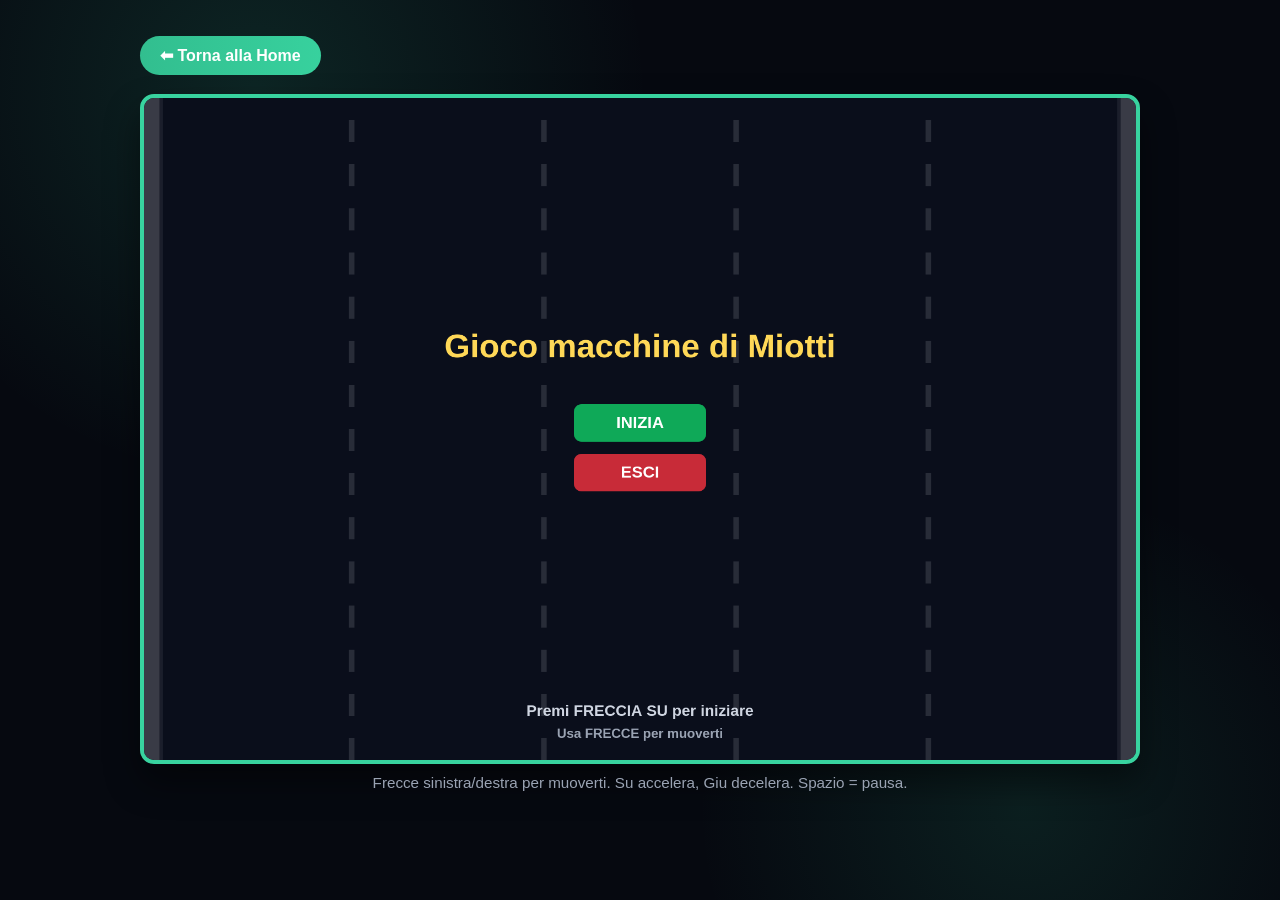
<file: auto-race.html>
<!DOCTYPE html>
<html lang="it">
<head>
  <meta charset="UTF-8" />
  <meta name="viewport" content="width=device-width, initial-scale=1.0" />
  <title>Non sbattere la faccia</title>
  <link rel="icon" href="img/car_icon.png" />
  <style>
    :root {
      --bg: #060910;
      --panel: #101729;
      --lane: #0f172a;
      --line: #ced4dd;
      --line-soft: #8f98a7;
      --green: #32be8f;
      --green-2: #38d39f;
      --warning: #ffd857;
      --danger: #d22f3b;
      --text: #f2f4f8;
    }

    * {
      box-sizing: border-box;
    }

    body {
      margin: 0;
      min-height: 100vh;
      background:
        radial-gradient(circle at 20% 10%, rgba(56, 211, 159, 0.14), transparent 30%),
        radial-gradient(circle at 80% 90%, rgba(50, 190, 143, 0.12), transparent 25%),
        var(--bg);
      display: grid;
      place-items: center;
      font-family: Poppins, "Segoe UI", sans-serif;
      color: var(--text);
      padding: 16px;
    }

    .wrap {
      width: min(1000px, 100%);
      position: relative;
    }

    .btn-home {
      position: absolute;
      top: -58px;
      left: 0;
      text-decoration: none;
      background-image: linear-gradient(to right, var(--green), var(--green-2), var(--green));
      background-size: 220% 100%;
      color: #fff;
      padding: 10px 20px;
      border-radius: 999px;
      font-weight: 700;
      transition: transform 0.2s ease, background-position 0.2s ease;
    }

    .btn-home:hover {
      transform: scale(1.04);
      background-position: 100% 0;
    }

    canvas {
      width: 100%;
      max-width: 3000px;
      height: auto;
      display: block;
      margin: 0 auto;
      border: 4px solid var(--green-2);
      border-radius: 14px;
      background: #0a1020;
      box-shadow: 0 18px 35px rgba(0, 0, 0, 0.45);
    }

    .help {
      text-align: center;
      margin-top: 10px;
      color: #9aa3b3;
      font-size: 0.95rem;
    }
  </style>
</head>
<body>
  <div class="wrap">
    <a href="dashboard.html" class="btn-home">⬅ Torna alla Home</a>
    <canvas id="game" width="1800" height="1200" aria-label="Gioco auto"></canvas>
    <p class="help">Frecce sinistra/destra per muoverti. Su accelera, Giu decelera. Spazio = pausa.</p>
  </div>

  <script>
    const canvas = document.getElementById("game");
    const ctx = canvas.getContext("2d");

    const W = canvas.width;
    const H = canvas.height;
    const PLAYER_SIZE = 370;
    const BLOCK_SIZE = 300;
    const PLAYER_SPEED = 8;
    const MARGIN = 190;
    const LANES = 5;
    const BASE_MIN_SPEED = 10;
    const MAX_SPEED = 26;
    const ACCEL_STEP = 0.25;
    const DECEL_STEP = 0.2;
    const PLAYER_CAR_IMAGE_SRC = "img/f1.png";
    const ENEMY_CAR_IMAGE_SRC = "img/auto.png";

    const playerCarImage = new Image();
    playerCarImage.src = PLAYER_CAR_IMAGE_SRC;
    const enemyCarImage = new Image();
    enemyCarImage.src = ENEMY_CAR_IMAGE_SRC;

    const state = {
      scene: "home",
      playerX: W / 2 - PLAYER_SIZE / 2,
      playerY: H - PLAYER_SIZE - 10,
      blocks: [],
      scoreTicks: 0,
      bestScore: Number(localStorage.getItem("car-game-best") || 0),
      spawnTimer: 0,
      blockSpeed: BASE_MIN_SPEED,
      roadOffset: 0,
      leftPressed: false,
      rightPressed: false,
      upPressed: false,
      downPressed: false,
      paused: false,
    };

    function resetGame() {
      state.playerX = W / 2 - PLAYER_SIZE / 2;
      state.blocks = [];
      state.scoreTicks = 0;
      state.spawnTimer = 0;
      state.blockSpeed = BASE_MIN_SPEED;
      state.roadOffset = 0;
      state.paused = false;
      state.leftPressed = false;
      state.rightPressed = false;
      state.upPressed = false;
      state.downPressed = false;
      state.scene = "play";
    }

    function drawRoad() {
      const border = 28;
      const laneW = (W - border * 2) / LANES;
      ctx.fillStyle = "#e9ebf0";
      ctx.fillRect(0, 0, border, H);
      ctx.fillRect(W - border, 0, border, H);

      ctx.fillStyle = "#111a2d";
      ctx.fillRect(border, 0, W - border * 2, H);

      ctx.fillStyle = "#9aa3b3";
      for (let i = 1; i < LANES; i++) {
        const x = border + laneW * i - 5;
        for (let y = -40 + (state.roadOffset % 80); y < H; y += 80) {
          ctx.fillRect(x, y, 10, 40);
        }
      }

      ctx.fillStyle = "#5f6675";
      ctx.fillRect(border, 0, 6, H);
      ctx.fillRect(W - border - 6, 0, 6, H);
    }

    function drawCar(x, y, width, height, color) {
      const r = 12;
      ctx.save();
      ctx.translate(x, y);

      ctx.fillStyle = color;
      roundRect(0, 0, width, height, r);
      ctx.fill();

      ctx.fillStyle = "#111";
      roundRect(8, 12, width - 16, 20, 8);
      ctx.fill();
      roundRect(8, height - 32, width - 16, 20, 8);
      ctx.fill();

      ctx.fillStyle = "#dce6f2";
      roundRect(14, height * 0.35, width - 28, height * 0.3, 10);
      ctx.fill();

      ctx.fillStyle = "#1d2436";
      roundRect(-6, 16, 8, 18, 3);
      ctx.fill();
      roundRect(width - 2, 16, 8, 18, 3);
      ctx.fill();
      roundRect(-6, height - 34, 8, 18, 3);
      ctx.fill();
      roundRect(width - 2, height - 34, 8, 18, 3);
      ctx.fill();

      ctx.restore();
    }

    function drawCarVisual(x, y, width, height, color, image) {
      if (image.complete && image.naturalWidth > 0) {
        ctx.drawImage(image, x, y, width, height);
        return;
      }
      drawCar(x, y, width, height, color);
    }

    function roundRect(x, y, w, h, r) {
      ctx.beginPath();
      ctx.moveTo(x + r, y);
      ctx.arcTo(x + w, y, x + w, y + h, r);
      ctx.arcTo(x + w, y + h, x, y + h, r);
      ctx.arcTo(x, y + h, x, y, r);
      ctx.arcTo(x, y, x + w, y, r);
      ctx.closePath();
    }

    function drawText(text, x, y, size, color, align = "left") {
      ctx.fillStyle = color;
      ctx.font = `700 ${size}px Poppins, sans-serif`;
      ctx.textAlign = align;
      ctx.fillText(text, x, y);
    }

    function drawHud() {
      const score = Math.floor(state.scoreTicks / 10);
      drawText(`Punteggio: ${score}`, 50, 62, 40, "#ffd876");
      drawText(`Velocita: ${state.blockSpeed.toFixed(1)}`, W / 2, 62, 34, "#cfd5e1", "center");
      drawText(`Record: ${state.bestScore}`, W - 50, 62, 40, "#d1d5de", "right");
    }

    function drawHome() {
      drawRoad();
      ctx.fillStyle = "rgba(8, 11, 22, 0.78)";
      ctx.fillRect(0, 0, W, H);

      drawText("Gioco macchine di Miotti", W / 2, H / 2 - 130, 60, "#ffd857", "center");

      drawButton(W / 2 - 120, H / 2 - 45, 240, 68, "#0fa958", "INIZIA");
      drawButton(W / 2 - 120, H / 2 + 45, 240, 68, "#c82b38", "ESCI");

      drawText("Premi FRECCIA SU per iniziare", W / 2, H - 80, 28, "#cfd5e1", "center");
      drawText("Usa FRECCE per muoverti", W / 2, H - 40, 24, "#9aa3b3", "center");
    }

    function drawGameOver() {
      drawRoad();
      drawCarVisual(state.playerX, state.playerY, PLAYER_SIZE, PLAYER_SIZE, "#f5f7fb", playerCarImage);
      for (const b of state.blocks) {
        drawCarVisual(b.x, b.y, BLOCK_SIZE, BLOCK_SIZE, "#ea1f36", enemyCarImage);
      }

      ctx.fillStyle = "rgba(8, 11, 22, 0.8)";
      ctx.fillRect(0, 0, W, H);

      const score = Math.floor(state.scoreTicks / 10);
      drawText("GAME OVER", W / 2, H / 2 - 70, 66, "#d22f3b", "center");
      drawText(`Punteggio: ${score}`, W / 2, H / 2 - 20, 36, "#ffe08e", "center");
      drawText("Premi FRECCIA SU per riprovare", W / 2, H / 2 + 36, 30, "#f2f4f8", "center");
      drawText("Premi ESC per tornare alla Home", W / 2, H / 2 + 74, 24, "#cfd5e1", "center");
    }

    function drawButton(x, y, w, h, color, label) {
      ctx.fillStyle = color;
      roundRect(x, y, w, h, 14);
      ctx.fill();
      drawText(label, x + w / 2, y + 43, 30, "#fff", "center");
    }

    function spawnBlock() {
      const laneW = (W - 56) / LANES;
      const lane = Math.floor(Math.random() * LANES);
      const x = 28 + lane * laneW + (laneW - BLOCK_SIZE) / 2;
      state.blocks.push({ x, y: -BLOCK_SIZE });
    }

    function checkCollision(a, b) {
      return (
        a.x < b.x + b.w - MARGIN &&
        a.x + a.w > b.x + MARGIN &&
        a.y < b.y + b.h - MARGIN &&
        a.y + a.h > b.y + MARGIN
      );
    }

    function updatePlay() {
      if (state.leftPressed) {
        state.playerX -= PLAYER_SPEED;
      }
      if (state.rightPressed) {
        state.playerX += PLAYER_SPEED;
      }
      state.playerX = Math.max(28, Math.min(W - 28 - PLAYER_SIZE, state.playerX));

      state.spawnTimer += 1;
      if (state.spawnTimer > 50) {
        spawnBlock();
        state.spawnTimer = 0;
      }

      const minSpeed = BASE_MIN_SPEED + Math.floor(state.scoreTicks / 400);
      if (state.upPressed) {
        state.blockSpeed += ACCEL_STEP;
      }
      if (state.downPressed) {
        state.blockSpeed -= DECEL_STEP;
      }
      state.blockSpeed = Math.max(minSpeed, Math.min(MAX_SPEED, state.blockSpeed));

      for (const b of state.blocks) {
        b.y += state.blockSpeed;
      }

      const playerRect = {
        x: state.playerX,
        y: state.playerY,
        w: PLAYER_SIZE,
        h: PLAYER_SIZE,
      };

      for (const b of state.blocks) {
        const blockRect = { x: b.x, y: b.y, w: BLOCK_SIZE, h: BLOCK_SIZE };
        if (checkCollision(playerRect, blockRect)) {
          const score = Math.floor(state.scoreTicks / 10);
          if (score > state.bestScore) {
            state.bestScore = score;
            localStorage.setItem("car-game-best", String(score));
          }
          state.scene = "gameover";
          return;
        }
      }

      state.blocks = state.blocks.filter((b) => b.y < H + BLOCK_SIZE);
      state.scoreTicks += 1;
      state.roadOffset += state.blockSpeed;
    }

    function drawPlay() {
      drawRoad();
      for (const b of state.blocks) {
        drawCarVisual(b.x, b.y, BLOCK_SIZE, BLOCK_SIZE, "#ea1f36", enemyCarImage);
      }
      drawCarVisual(state.playerX, state.playerY, PLAYER_SIZE, PLAYER_SIZE, "#f5f7fb", playerCarImage);
      drawHud();
    }

    function drawPauseOverlay() {
      ctx.fillStyle = "rgba(8, 11, 22, 0.45)";
      ctx.fillRect(0, 0, W, H);
      drawText("IN PAUSA", W / 2, H / 2, 72, "#f2f4f8", "center");
      drawText("Premi SPAZIO per riprendere", W / 2, H / 2 + 48, 30, "#cfd5e1", "center");
    }

    canvas.addEventListener("click", (ev) => {
      if (state.scene !== "home") return;
      const rect = canvas.getBoundingClientRect();
      const x = (ev.clientX - rect.left) * (W / rect.width);
      const y = (ev.clientY - rect.top) * (H / rect.height);

      const start = { x: W / 2 - 120, y: H / 2 - 45, w: 240, h: 68 };
      const exit = { x: W / 2 - 120, y: H / 2 + 45, w: 240, h: 68 };

      if (x > start.x && x < start.x + start.w && y > start.y && y < start.y + start.h) {
        resetGame();
      }

      if (x > exit.x && x < exit.x + exit.w && y > exit.y && y < exit.y + exit.h) {
        window.location.href = "dashboard.html";
      }
    });

    window.addEventListener("keydown", (e) => {
      if (e.code === "Space" && state.scene === "play") {
        e.preventDefault();
        state.paused = !state.paused;
        if (state.paused) {
          state.leftPressed = false;
          state.rightPressed = false;
          state.upPressed = false;
          state.downPressed = false;
        }
      }

      if (e.key === "ArrowLeft") {
        e.preventDefault();
        if (!state.paused) state.leftPressed = true;
      }
      if (e.key === "ArrowRight") {
        e.preventDefault();
        if (!state.paused) state.rightPressed = true;
      }

      if (e.key === "ArrowUp") {
        e.preventDefault();
        if (state.scene === "home" || state.scene === "gameover") {
          resetGame();
        }
        if (state.scene === "play" && !state.paused) {
          state.upPressed = true;
        }
      }

      if (e.key === "ArrowDown") {
        e.preventDefault();
        if (state.scene === "play" && !state.paused) {
          state.downPressed = true;
        }
      }

      if (e.key === "Escape") {
        if (state.scene === "gameover") {
          state.scene = "home";
        }
      }
    });

    window.addEventListener("keyup", (e) => {
      if (e.key === "ArrowLeft") state.leftPressed = false;
      if (e.key === "ArrowRight") state.rightPressed = false;
      if (e.key === "ArrowUp") state.upPressed = false;
      if (e.key === "ArrowDown") state.downPressed = false;
    });

    function loop() {
      if (state.scene === "home") {
        drawHome();
      } else if (state.scene === "play") {
        if (!state.paused) {
          updatePlay();
        }
        if (state.scene === "play") {
          drawPlay();
          if (state.paused) {
            drawPauseOverlay();
          }
        } else {
          drawGameOver();
        }
      } else {
        drawGameOver();
      }

      requestAnimationFrame(loop);
    }

    loop();
  </script>
</body>
</html>
</file>
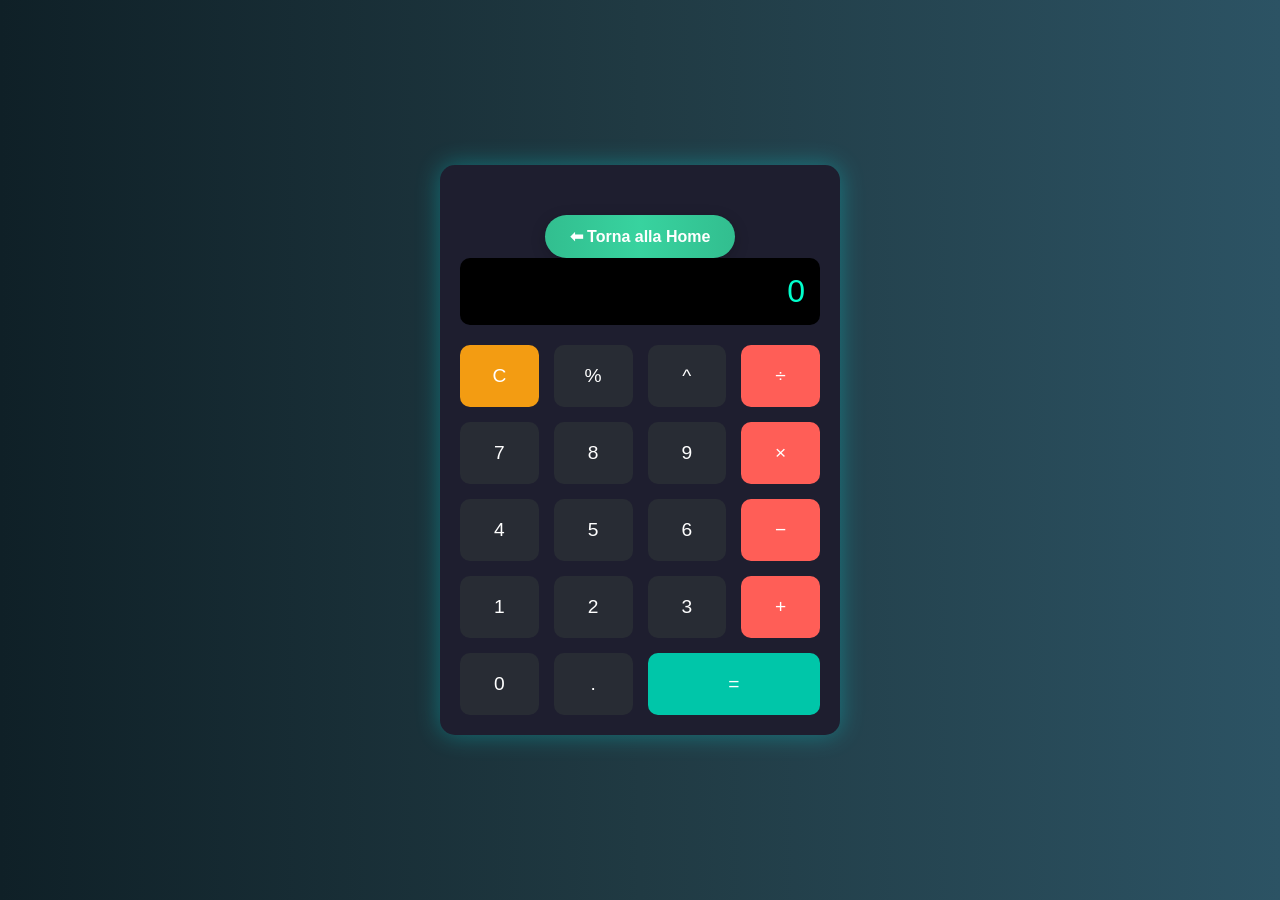
<file: calcolatrice.html>
<!DOCTYPE html>
<html lang="it">
<head>
  <meta charset="UTF-8" />
  <meta name="viewport" content="width=device-width, initial-scale=1.0"/>
  <title>Calcolatrice Avanzata</title>
  <link rel="icon" href="img/calculator-icon.png" />
  <style>
    * {
      box-sizing: border-box;
    }

    body {
      background: linear-gradient(to right, #0f2027, #203a43, #2c5364);
      font-family: 'Segoe UI', Tahoma, Geneva, Verdana, sans-serif;
      margin: 0;
      display: flex;
      justify-content: center;
      align-items: center;
      height: 100vh;
    }

    .calculator {
      background-color: #1e1e2f;
      border-radius: 15px;
      box-shadow: 0 0 25px rgba(0, 255, 255, 0.3);
      padding: 20px;
      width: 400px;
      max-width: 90%;
    }

    .display {
      background: #000;
      color: #00ffcc;
      font-size: 2rem;
      padding: 15px;
      border-radius: 10px;
      text-align: right;
      overflow-x: auto;
      white-space: nowrap;
    }

    .buttons {
      display: grid;
      grid-template-columns: repeat(4, 1fr);
      gap: 15px;
      margin-top: 20px;
    }

    button {
      padding: 20px;
      font-size: 1.2rem;
      border: none;
      border-radius: 10px;
      background-color: #282c34;
      color: #fff;
      cursor: pointer;
      transition: 0.2s ease;
    }

    button:hover {
      background-color: #00c6a9;
      transform: scale(1.05);
    }

    .operator {
      background-color: #ff5e57;
    }

    .operator:hover {
      background-color: #ff2e2e;
    }

    .equal {
      grid-column: span 2;
      background-color: #00c6a9;
    }

    .equal:hover {
      background-color: #00a991;
    }

    .clear {
      background-color: #f39c12;
    }

    .clear:hover {
      background-color: #e67e22;
    }

    @media screen and (max-width: 480px) {
      .display {
        font-size: 1.5rem;
      }
    }

    .btn-home {
        display: inline-block;
        background-image: linear-gradient(to right, #32be8f, #38d39f, #32be8f);
        color: white;
        padding: 12px 25px;
        border-radius: 25px;
        text-decoration: none;
        font-size: 1rem;
        font-weight: bold;
        transition: 0.4s;
        box-shadow: 0 4px 15px rgba(0, 0, 0, 0.2);
        }

        .btn-home:hover {
        background-position: right;
        transform: scale(1.05);
        }

  </style>
</head>
<body>
  <div class="calculator">
    <div style="text-align: center; margin-top: 30px;">
        <a href="dashboard.html" class="btn-home">⬅ Torna alla Home</a>
    </div>
    <div class="display" id="display">0</div>
    <div class="buttons">
      <button class="clear" onclick="clearDisplay()">C</button>
      <button onclick="append('%')">%</button>
      <button onclick="append('**')">^</button>
      <button class="operator" onclick="append('/')">÷</button>

      <button onclick="append('7')">7</button>
      <button onclick="append('8')">8</button>
      <button onclick="append('9')">9</button>
      <button class="operator" onclick="append('*')">×</button>

      <button onclick="append('4')">4</button>
      <button onclick="append('5')">5</button>
      <button onclick="append('6')">6</button>
      <button class="operator" onclick="append('-')">−</button>

      <button onclick="append('1')">1</button>
      <button onclick="append('2')">2</button>
      <button onclick="append('3')">3</button>
      <button class="operator" onclick="append('+')">+</button>

      <button onclick="append('0')">0</button>
      <button onclick="append('.')">.</button>
      <button class="equal" onclick="calculate()">=</button>
    </div>
  </div>

  <script>
    const display = document.getElementById('display');

    function append(character) {
      if (display.innerText === '0' || display.innerText === 'Errore') {
        display.innerText = character;
      } else {
        display.innerText += character;
      }
    }

    function clearDisplay() {
      display.innerText = '0';
    }

    function calculate() {
      try {
        display.innerText = eval(display.innerText.replace('^', '**'));
      } catch {
        display.innerText = 'Errore';
      }
    }
  </script>
</body>
</html>
</file>
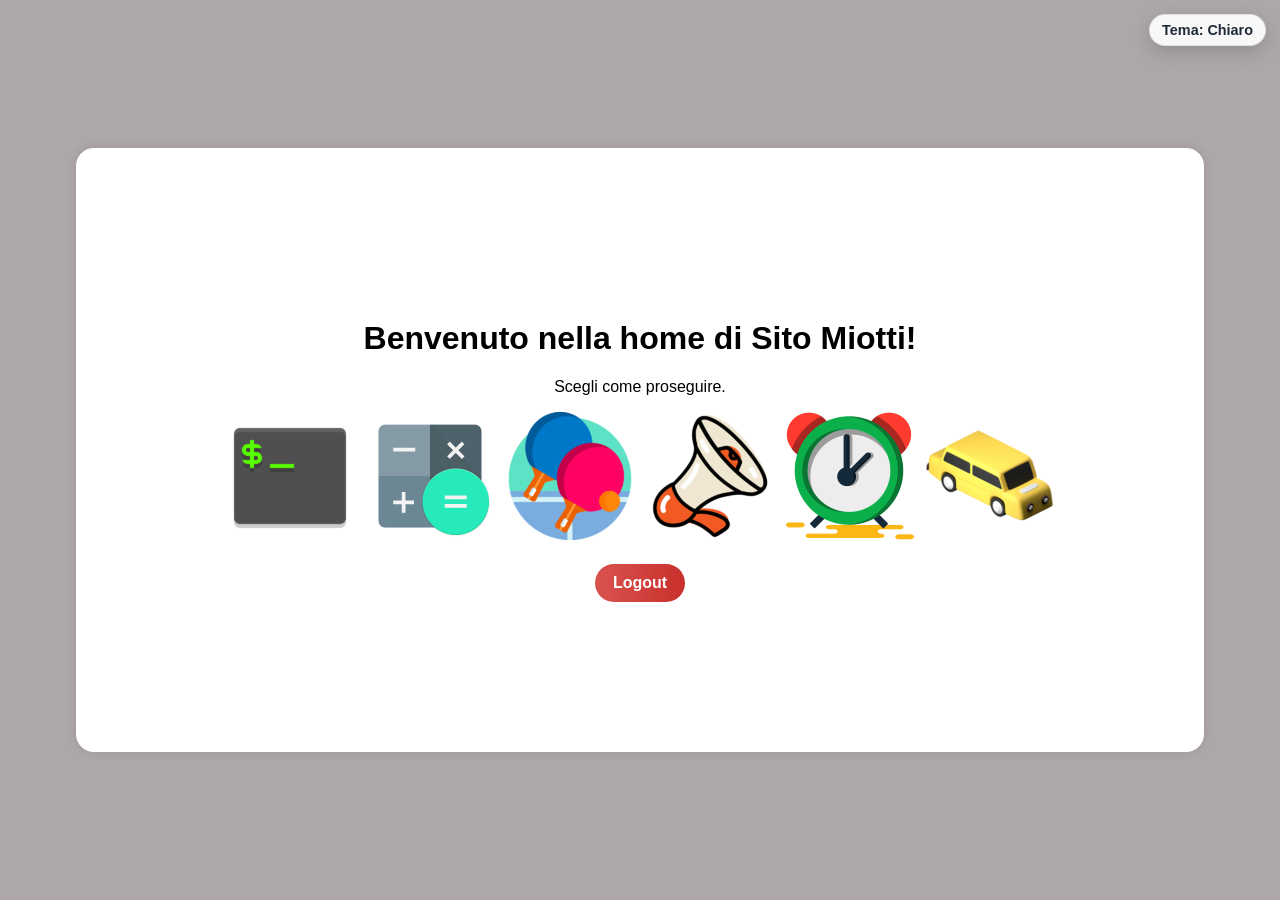
<file: dashboard.html>
<!DOCTYPE html>
<html>
<head>
  <title>Home di Miotti</title>
  <link rel="icon" type="image/png" href="img/favicon.png">
  <link rel="stylesheet" type="text/css" href="css/ui.css">
  <meta name="viewport" content="width=device-width, initial-scale=1">
  <style>
    body {
      font-family: 'Poppins', sans-serif;
      background: #ada7a7;
      display: flex;
      justify-content: center;
      align-items: center;
      height: 100vh;
      margin: 0;
    }
    .dashboard-container {
      background: white;
      padding: 150px;
      border-radius: 18px;
      box-shadow: 0 0 10px rgba(0,0,0,0.1);
      text-align: center;
    }
    .icons-row {
      display: flex;
      flex-wrap: wrap;
      justify-content: center;
      gap: 12px;
      margin-top: 8px;
    }
    .btn-logout {
      display: block;
      margin-top: 20px;
      width: fit-content;
      margin-left: auto;
      margin-right: auto;
      padding: 10px 18px;
      border-radius: 999px;
      text-decoration: none;
      font-weight: 700;
      color: #fff;
      background: linear-gradient(to right, #d9534f, #c9302c);
      transition: transform .2s ease, opacity .2s ease;
    }

    .btn-logout:hover {
      transform: scale(1.05);
      opacity: .9;
    }
  </style>
</head>
<body>
  <div class="dashboard-container">
    <h1>Benvenuto nella home di Sito Miotti!</h1>
    <p>Scegli come proseguire.</p>
    <div class="icons-row">
      <a href="terminale.html" class="terminal-image-btn">
          <img src="img/terminal-icon.png" alt="Terminale" />
      </a>
      <a href="calcolatrice.html" class="terminal-image-btn">
          <img src="img/calculator-icon.png" alt="Calcolatrice" />
      </a>
      <a href="pingpong.html" class="terminal-image-btn">
          <img src="img/pingpong-icon.png" alt="Ping Pong" />
      </a>
      <a href="sintesi.html" class="terminal-image-btn">
          <img src="img/speaker-icon.png" alt="Sintesi Vocale" />
      </a>
      <a href="timer.html" class="terminal-image-btn" title="Timer e Cronometro">
          <img src="img/clock-icon.png" alt="Timer e Cronometro" />
      </a>
      <a href="auto-race.html" class="terminal-image-btn" title="Gioco Auto">
          <img src="img/car_icon.png" alt="Gioco Auto" />
      </a>
    </div>
    <a href="index.html" class="btn-logout">Logout</a>
  </div>
  <script src="js/ui.js"></script>
</body>
</html>
</file>
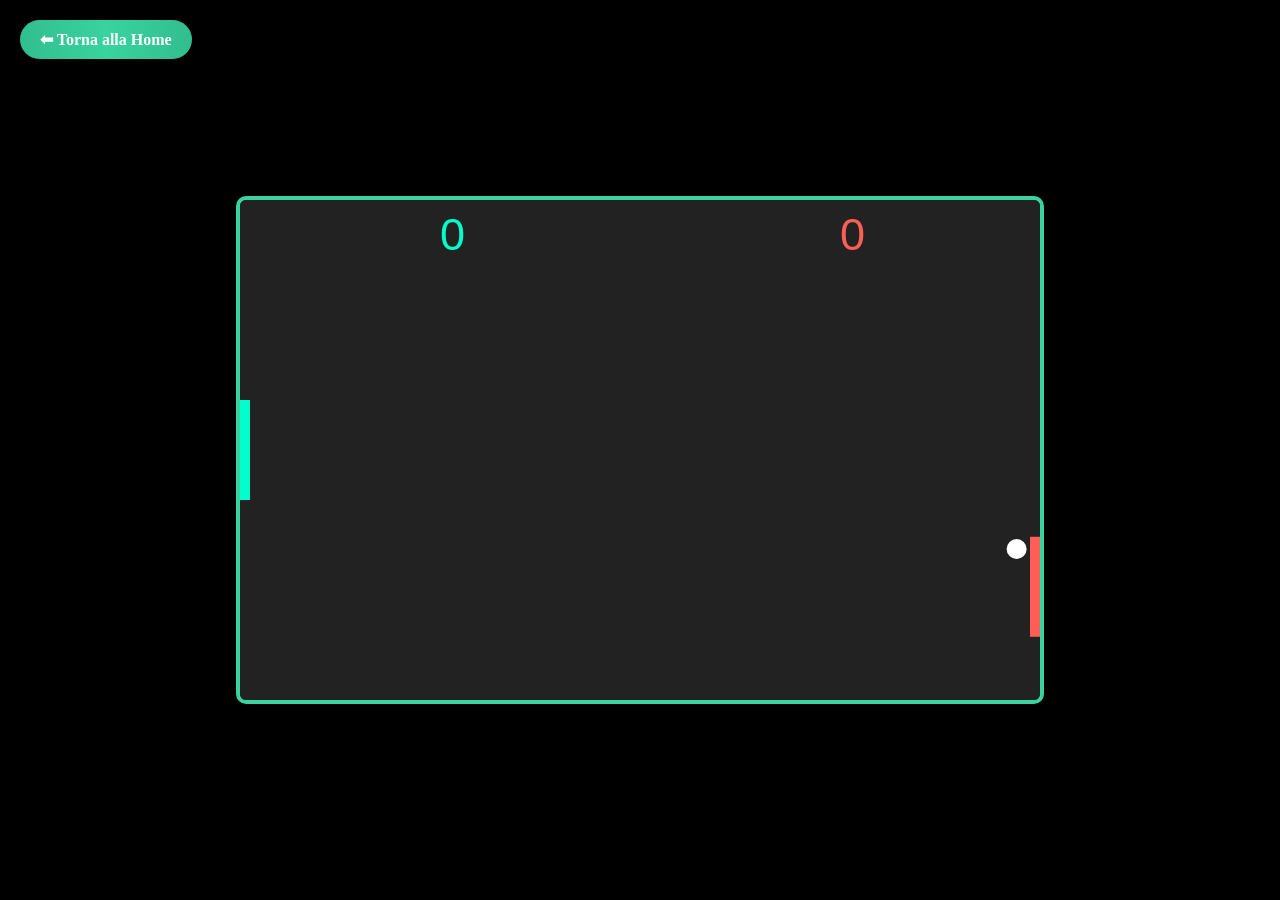
<file: pingpong.html>
<!DOCTYPE html>
<html lang="it">
<head>
  <meta charset="UTF-8" />
  <title>Gioco Ping Pong</title>
  <meta name="viewport" content="width=device-width, initial-scale=1.0"/>
  <link rel="icon" href="img/pingpong-icon.png" />
  <style>
    body {
      margin: 0;
      background: #000;
      display: flex;
      justify-content: center;
      align-items: center;
      height: 100vh;
    }

    canvas {
      background: #222;
      border: 4px solid #38d39f;
      border-radius: 10px;
    }

    .btn-home {
      position: absolute;
      top: 20px;
      left: 20px;
      text-decoration: none;
      background-image: linear-gradient(to right, #32be8f, #38d39f, #32be8f);
      padding: 10px 20px;
      border-radius: 25px;
      color: white;
      font-weight: bold;
      transition: 0.3s;
    }

    .btn-home:hover {
      background-position: right;
      transform: scale(1.05);
    }
  </style>
</head>
<body>
  <a href="dashboard.html" class="btn-home">⬅ Torna alla Home</a>
  <canvas id="pong" width="800" height="500"></canvas>

  <script>
    const canvas = document.getElementById("pong");
    const ctx = canvas.getContext("2d");

    const paddleWidth = 10;
    const paddleHeight = 100;

    const user = {
      x: 0,
      y: canvas.height / 2 - paddleHeight / 2,
      width: paddleWidth,
      height: paddleHeight,
      color: "#00ffcc",
      score: 0,
    };

    const com = {
      x: canvas.width - paddleWidth,
      y: canvas.height / 2 - paddleHeight / 2,
      width: paddleWidth,
      height: paddleHeight,
      color: "#ff5e57",
      score: 0,
    };

    const ball = {
      x: canvas.width / 2,
      y: canvas.height / 2,
      radius: 10,
      speed: 5,
      velocityX: 5,
      velocityY: 5,
      color: "#fff",
    };

    function drawRect(x, y, w, h, color) {
      ctx.fillStyle = color;
      ctx.fillRect(x, y, w, h);
    }

    function drawCircle(x, y, r, color) {
      ctx.fillStyle = color;
      ctx.beginPath();
      ctx.arc(x, y, r, 0, Math.PI * 2, false);
      ctx.closePath();
      ctx.fill();
    }

    function drawText(text, x, y, color) {
      ctx.fillStyle = color;
      ctx.font = "45px Poppins, sans-serif";
      ctx.fillText(text, x, y);
    }

    function render() {
      drawRect(0, 0, canvas.width, canvas.height, "#222");

      drawText(user.score, canvas.width / 4, 50, "#00ffcc");
      drawText(com.score, 3 * canvas.width / 4, 50, "#ff5e57");

      drawRect(user.x, user.y, user.width, user.height, user.color);
      drawRect(com.x, com.y, com.width, com.height, com.color);

      drawCircle(ball.x, ball.y, ball.radius, ball.color);
    }

    function resetBall() {
      ball.x = canvas.width / 2;
      ball.y = canvas.height / 2;
      ball.velocityX *= -1;
      ball.speed = 5;
    }

    function collision(b, p) {
      b.top = b.y - b.radius;
      b.bottom = b.y + b.radius;
      b.left = b.x - b.radius;
      b.right = b.x + b.radius;

      p.top = p.y;
      p.bottom = p.y + p.height;
      p.left = p.x;
      p.right = p.x + p.width;

      return (
        b.right > p.left &&
        b.top < p.bottom &&
        b.left < p.right &&
        b.bottom > p.top
      );
    }

    function update() {
      ball.x += ball.velocityX;
      ball.y += ball.velocityY;

      com.y += (ball.y - (com.y + com.height / 2)) * 0.1;

      if (ball.y + ball.radius > canvas.height || ball.y - ball.radius < 0) {
        ball.velocityY = -ball.velocityY;
      }

      let player = ball.x < canvas.width / 2 ? user : com;

      if (collision(ball, player)) {
        let collidePoint = ball.y - (player.y + player.height / 2);
        collidePoint = collidePoint / (player.height / 2);

        let angleRad = (Math.PI / 4) * collidePoint;

        let direction = ball.x < canvas.width / 2 ? 1 : -1;
        ball.velocityX = direction * ball.speed * Math.cos(angleRad);
        ball.velocityY = ball.speed * Math.sin(angleRad);

        ball.speed += 0.3;
      }

      if (ball.x - ball.radius < 0) {
        com.score++;
        resetBall();
      } else if (ball.x + ball.radius > canvas.width) {
        user.score++;
        resetBall();
      }
    }

    canvas.addEventListener("mousemove", (evt) => {
      let rect = canvas.getBoundingClientRect();
      user.y = evt.clientY - rect.top - user.height / 2;
    });

    function game() {
      update();
      render();
    }

    setInterval(game, 1000 / 60);
  </script>
</body>
</html>
</file>
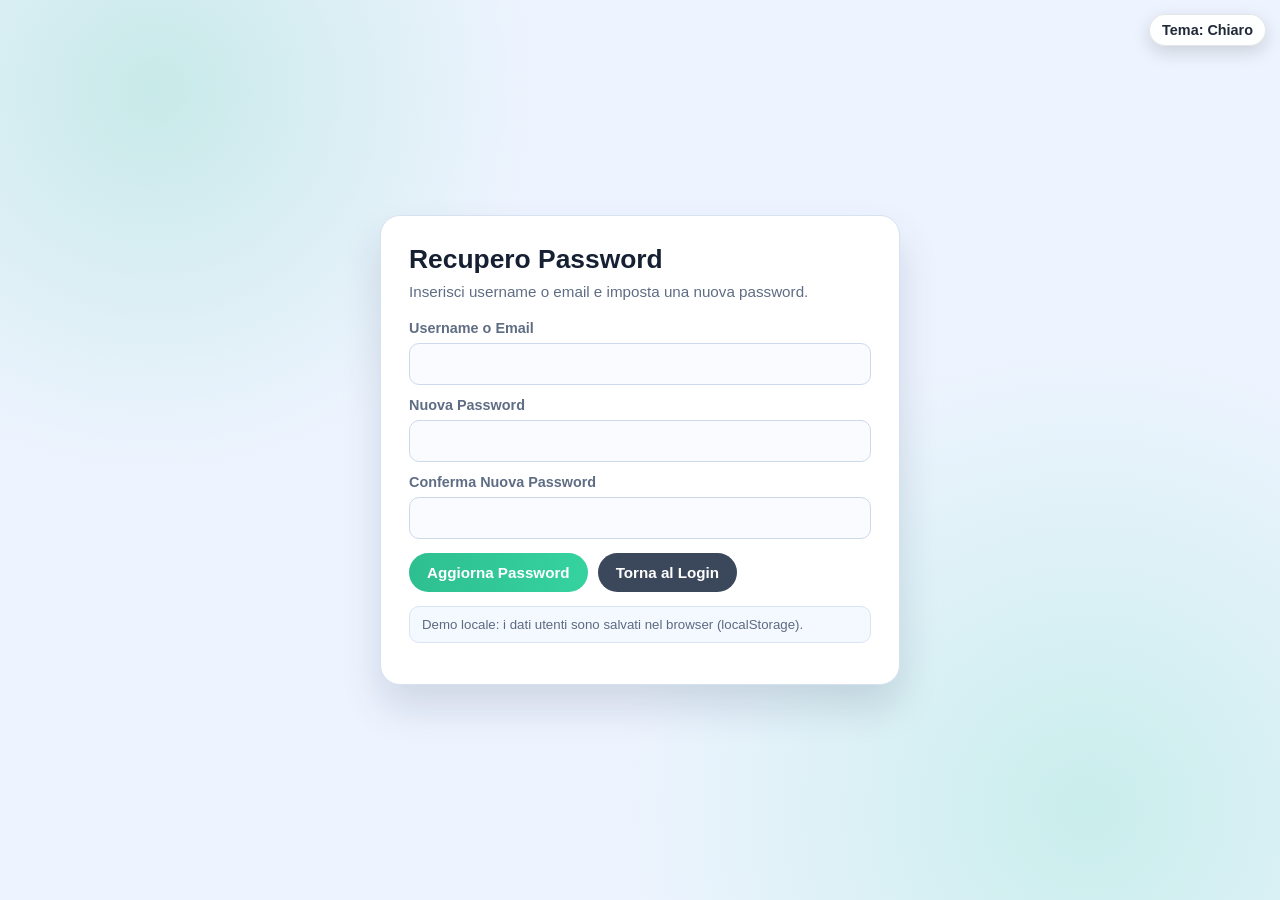
<file: recupero_password.html>
<!DOCTYPE html>
<html lang="it">
<head>
  <meta charset="UTF-8" />
  <meta name="viewport" content="width=device-width, initial-scale=1" />
  <title>Recupero Password</title>
  <link rel="icon" type="image/png" href="img/favicon.png" />
  <link rel="stylesheet" href="css/ui.css" />
  <style>
    :root {
      --bg: #eef4ff;
      --panel: #ffffff;
      --ink: #162033;
      --muted: #5f6d84;
      --accent: #2ebf90;
      --accent-2: #36d4a0;
      --danger: #c93131;
      --line: #d7e2f1;
    }

    * {
      box-sizing: border-box;
    }

    body {
      margin: 0;
      min-height: 100vh;
      font-family: "Poppins", "Segoe UI", sans-serif;
      color: var(--ink);
      background:
        radial-gradient(circle at 12% 10%, rgba(46, 191, 144, 0.2), transparent 28%),
        radial-gradient(circle at 85% 90%, rgba(54, 212, 160, 0.2), transparent 35%),
        var(--bg);
      display: grid;
      place-items: center;
      padding: 16px;
    }

    .card {
      width: min(520px, 100%);
      background: var(--panel);
      border: 1px solid var(--line);
      border-radius: 20px;
      box-shadow: 0 22px 40px rgba(16, 36, 74, 0.14);
      padding: 28px;
    }

    h1 {
      margin: 0;
      font-size: 1.65rem;
    }

    .subtitle {
      margin: 8px 0 20px;
      color: var(--muted);
      font-size: 0.95rem;
    }

    .field {
      display: flex;
      flex-direction: column;
      gap: 7px;
      margin-bottom: 12px;
    }

    label {
      font-size: 0.9rem;
      color: var(--muted);
      font-weight: 600;
    }

    input {
      width: 100%;
      padding: 11px 12px;
      border-radius: 10px;
      border: 1px solid #cdd9ea;
      background: #f9fbff;
      font-size: 1rem;
      color: var(--ink);
      transition: border-color 0.2s ease, box-shadow 0.2s ease;
    }

    input:focus {
      outline: none;
      border-color: var(--accent);
      box-shadow: 0 0 0 3px rgba(46, 191, 144, 0.2);
    }

    .actions {
      display: flex;
      gap: 10px;
      margin-top: 14px;
      flex-wrap: wrap;
    }

    button,
    .btn-link {
      border: none;
      border-radius: 999px;
      padding: 11px 18px;
      font-size: 0.95rem;
      font-weight: 700;
      cursor: pointer;
      text-decoration: none;
      display: inline-flex;
      align-items: center;
      justify-content: center;
      transition: transform 0.2s ease, background-position 0.2s ease;
    }

    .btn-primary {
      color: #fff;
      background-image: linear-gradient(to right, var(--accent), var(--accent-2), var(--accent));
      background-size: 220% 100%;
    }

    .btn-primary:hover {
      transform: translateY(-1px);
      background-position: 100% 0;
    }

    .btn-link {
      color: #fff;
      background: #3b475a;
    }

    .btn-link:hover {
      transform: translateY(-1px);
      background: #313b4b;
    }

    .hint {
      margin-top: 14px;
      font-size: 0.83rem;
      color: #5e6a80;
      background: #f4f8ff;
      border-radius: 10px;
      border: 1px solid #d9e4f5;
      padding: 10px 12px;
    }
  </style>
</head>
<body>
  <section class="card">
    <h1>Recupero Password</h1>
    <p class="subtitle">Inserisci username o email e imposta una nuova password.</p>

    <form id="recoverForm">
      <div class="field">
        <label for="identifier">Username o Email</label>
        <input id="identifier" name="identifier" type="text" required autocomplete="username" />
      </div>

      <div class="field">
        <label for="new_password">Nuova Password</label>
        <input id="new_password" name="new_password" type="password" minlength="8" required autocomplete="new-password" />
      </div>

      <div class="field">
        <label for="confirm_password">Conferma Nuova Password</label>
        <input id="confirm_password" name="confirm_password" type="password" minlength="8" required autocomplete="new-password" />
      </div>

      <div class="actions">
        <button class="btn-primary" type="submit">Aggiorna Password</button>
        <a class="btn-link" href="index.html">Torna al Login</a>
      </div>
    </form>

    <p class="hint">Demo locale: i dati utenti sono salvati nel browser (localStorage).</p>
  </section>

  <script src="js/ui.js"></script>
  <script src="js/auth-store.js"></script>
  <script src="js/recovery.js"></script>
</body>
</html>
</file>
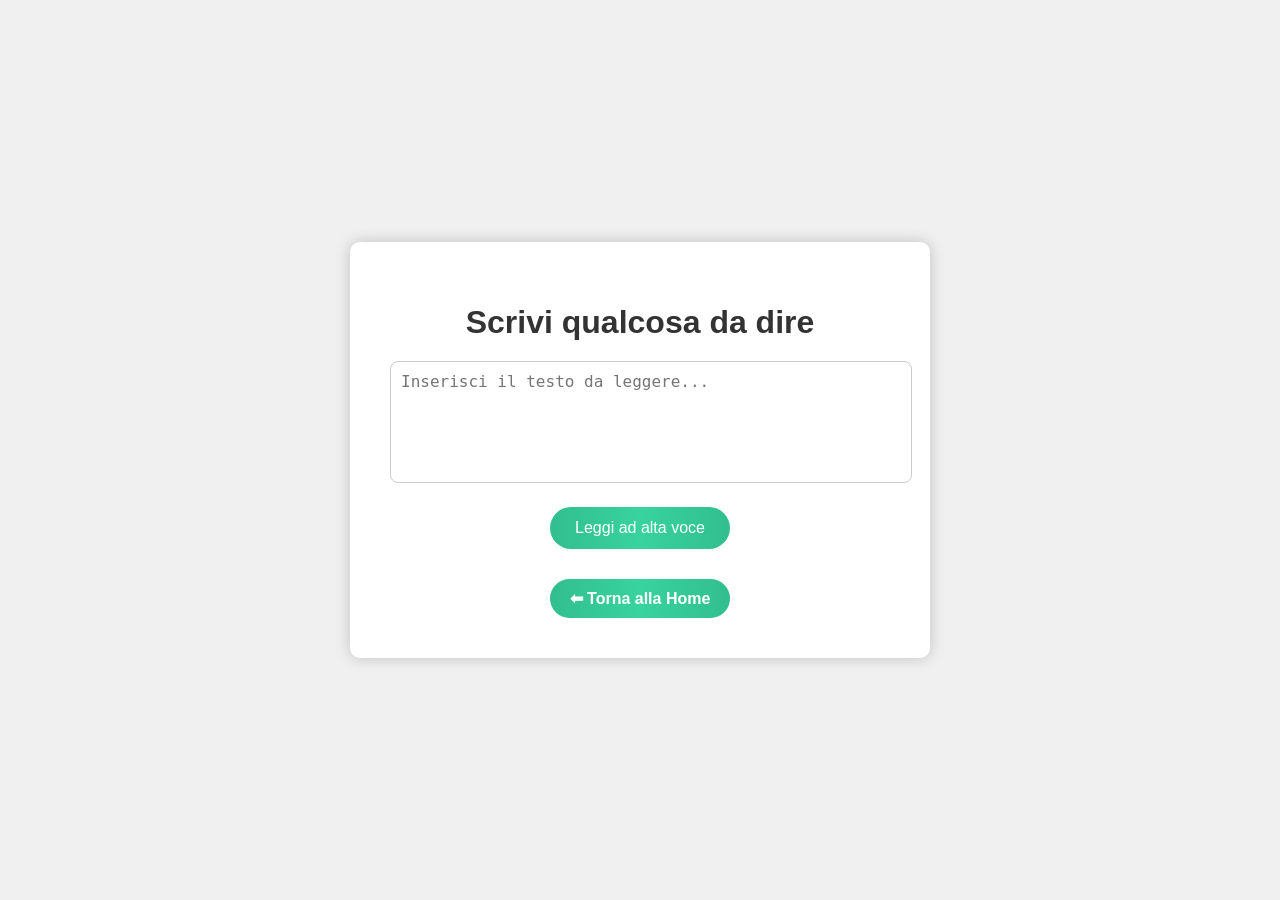
<file: sintesi.html>
<!DOCTYPE html>
<html lang="it">
<head>
  <meta charset="UTF-8" />
  <title>Sintesi Vocale</title>
  <meta name="viewport" content="width=device-width, initial-scale=1.0" />
  <link rel="icon" href="img/speaker-icon.png" />
  <style>
    body {
      font-family: 'Poppins', sans-serif;
      background: #f0f0f0;
      display: flex;
      flex-direction: column;
      justify-content: center;
      align-items: center;
      height: 100vh;
      margin: 0;
    }

    .container {
      background: white;
      padding: 40px;
      border-radius: 10px;
      box-shadow: 0 0 15px rgba(0,0,0,0.2);
      text-align: center;
      max-width: 500px;
      width: 90%;
    }

    h1 {
      margin-bottom: 20px;
      color: #333;
    }

    textarea {
      width: 100%;
      height: 100px;
      padding: 10px;
      font-size: 1rem;
      border-radius: 8px;
      border: 1px solid #ccc;
      resize: none;
    }

    button {
      margin-top: 20px;
      padding: 12px 25px;
      background-image: linear-gradient(to right, #32be8f, #38d39f, #32be8f);
      color: white;
      border: none;
      border-radius: 25px;
      font-size: 1rem;
      cursor: pointer;
      transition: 0.3s;
    }

    button:hover {
      background-position: right;
      transform: scale(1.05);
    }

    .btn-home {
      margin-top: 30px;
      display: inline-block;
      background-image: linear-gradient(to right, #32be8f, #38d39f, #32be8f);
      color: white;
      padding: 10px 20px;
      border-radius: 25px;
      text-decoration: none;
      font-weight: bold;
      transition: 0.3s;
    }

    .btn-home:hover {
      background-position: right;
      transform: scale(1.05);
    }
  </style>
</head>
<body>

  <div class="container">
    <h1>Scrivi qualcosa da dire</h1>
    <textarea id="text" placeholder="Inserisci il testo da leggere..."></textarea>
    <br>
    <button onclick="speak()">Leggi ad alta voce</button>
    <br>
    <a href="dashboard.html" class="btn-home">⬅ Torna alla Home</a>
  </div>

  <script>
    function speak() {
      const text = document.getElementById("text").value;
      if (!text.trim()) return;

      const utterance = new SpeechSynthesisUtterance(text);
      utterance.lang = 'it-IT';
      speechSynthesis.speak(utterance);
    }
  </script>
</body>
</html>
</file>
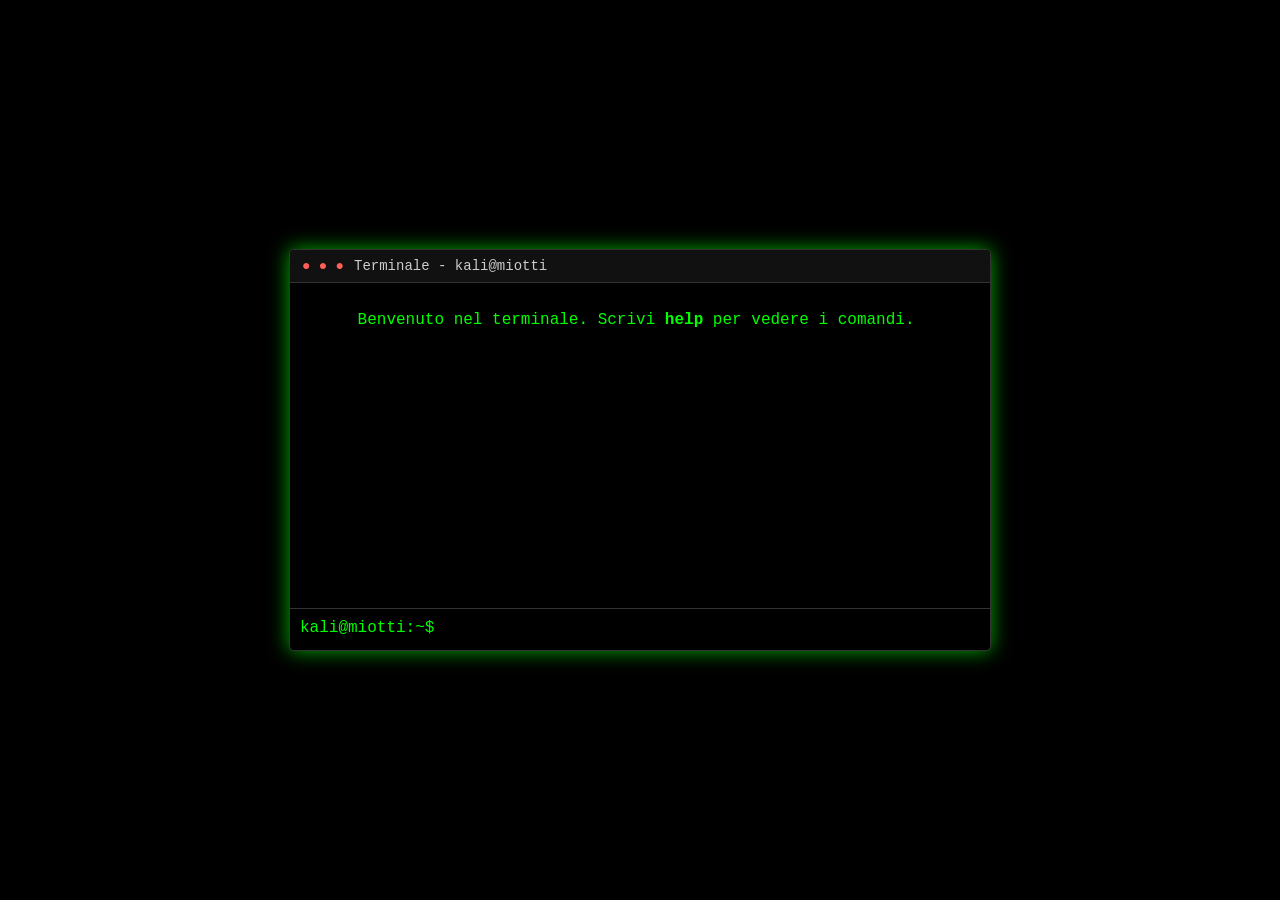
<file: terminale.html>
<!DOCTYPE html>
<html lang="it">
<head>
  <meta charset="UTF-8" />
  <meta name="viewport" content="width=device-width, initial-scale=1" />
  <title>Terminale - Sito di Miotti</title>
  <link rel="icon" type="image/png" href="img/terminal-icon.png">
  <style>
    body {
      margin: 0;
      background-color: #000;
      color: #00ff00;
      font-family: 'Courier New', Courier, monospace;
      display: flex;
      justify-content: center;
      align-items: center;
      height: 100vh;
    }

    .terminal-window {
      background-color: #000;
      border: 1px solid #333;
      width: 700px;
      height: 400px;
      display: flex;
      flex-direction: column;
      box-shadow: 0 0 20px #00ff00aa;
      border-radius: 5px;
      overflow: hidden;
    }

    .terminal-header {
      background-color: #111;
      color: #ccc;
      padding: 8px 12px;
      font-size: 14px;
      border-bottom: 1px solid #333;
    }

    .terminal-header::before {
      content: "●  ●  ●";
      color: #ff5f56;
      margin-right: 10px;
    }

    .terminal-body {
      flex: 1;
      padding: 10px;
      overflow-y: auto;
      white-space: pre-wrap;
      font-size: 1rem;
    }

    .terminal-input {
      display: flex;
      padding: 10px;
      border-top: 1px solid #333;
    }

    .terminal-input span {
      margin-right: 8px;
      user-select: none;
    }

    .terminal-input input {
      background: transparent;
      border: none;
      outline: none;
      color: #00ff00;
      flex: 1;
      font-family: monospace;
      font-size: 1rem;
    }
  </style>
</head>
<body>

  <div class="terminal-window">
    <div class="terminal-header">Terminale - kali@miotti</div>
    <div class="terminal-body" id="terminal-output">
      Benvenuto nel terminale. Scrivi <b>help</b> per vedere i comandi.
    </div>
    <div class="terminal-input">
      <span>kali@miotti:~$</span>
      <input type="text" id="terminal-input" autocomplete="off" />
    </div>
  </div>

  <script>
    const input = document.getElementById('terminal-input');
    const output = document.getElementById('terminal-output');

    function printOutput(text) {
      const div = document.createElement('div');
      div.textContent = text;
      output.appendChild(div);
      output.scrollTop = output.scrollHeight;
    }

    function handleCommand(cmd) {
      const command = cmd.trim().toLowerCase();
      switch (command) {
        case 'help':
          printOutput('Comandi disponibili:\nhelp - mostra questo messaggio\nabout - informazioni\nclear - pulisci terminale\necho [testo] - scrive qualcosa\nhome - torna alla home in modo figo');
          break;
        case 'about':
          printOutput('Sito di Miotti - Miotti è un figo.');
          break;
        case 'clear':
          output.innerHTML = '';
          break;
        case 'home':
          printOutput('Tornando alla home...');
            setTimeout(() => {
                window.location.href = 'dashboard.html';
            }, 1000);
            break;
        default:
          if (command.startsWith('echo ')) {
            printOutput(command.slice(5));
          } else if (command === '') {
            // niente
          } else {
            printOutput(`Comando non riconosciuto: ${cmd}`);
          }
      }
    }

    input.addEventListener('keydown', function(e) {
      if (e.key === 'Enter') {
        const userInput = input.value;
        printOutput(`kali@miotti:~$ ${userInput}`);
        handleCommand(userInput);
        input.value = '';
      }
    });
  </script>

</body>
</html>
</file>
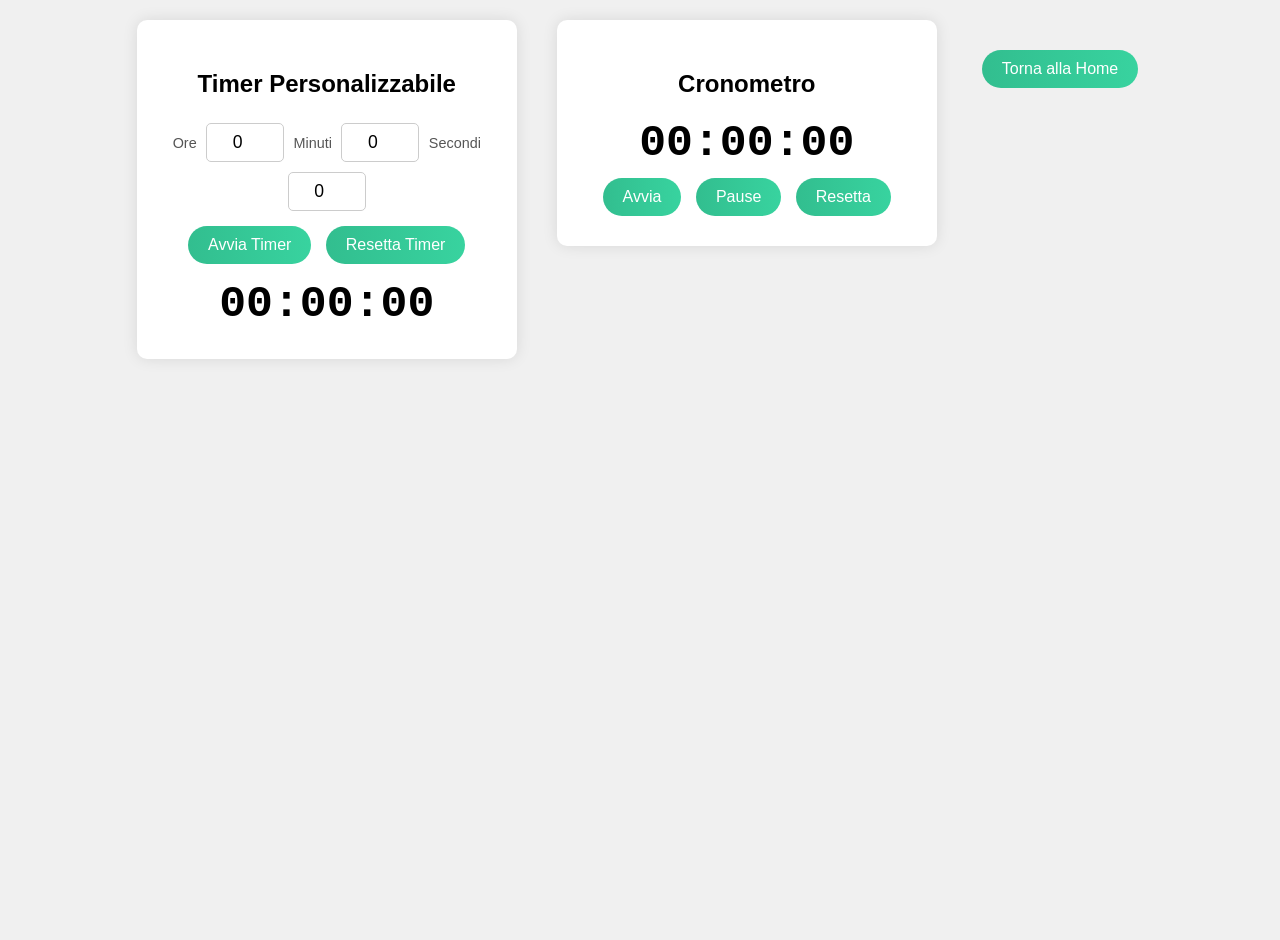
<file: timer.html>
<!DOCTYPE html>
<html lang="it">
<head>
  <meta charset="UTF-8" />
  <meta name="viewport" content="width=device-width, initial-scale=1" />
  <title>Timer e Cronometro</title>
  <style>
    body {
      font-family: 'Poppins', sans-serif;
      background: #f0f0f0;
      display: flex;
      justify-content: center;
      align-items: flex-start;
      height: 100vh;
      margin: 20px;
      gap: 40px;
      flex-wrap: wrap;
    }
    .container {
      background: white;
      padding: 30px;
      border-radius: 10px;
      box-shadow: 0 0 15px rgba(0,0,0,0.1);
      width: 320px;
      text-align: center;
    }
    h2 {
      margin-bottom: 20px;
    }
    input[type=number] {
      width: 60px;
      padding: 8px;
      margin: 5px;
      font-size: 1.1rem;
      border-radius: 5px;
      border: 1px solid #ccc;
      text-align: center;
    }
    button {
      background-image: linear-gradient(to right, #32be8f, #38d39f, #32be8f);
      border: none;
      color: white;
      padding: 10px 20px;
      margin: 10px 5px 0 5px;
      border-radius: 25px;
      cursor: pointer;
      font-size: 1rem;
      transition: background-position 0.5s;
      background-size: 200%;
    }
    button:hover {
      background-position: right;
    }
    #timerDisplay, #stopwatchDisplay {
      font-size: 2.8rem;
      margin-top: 15px;
      font-weight: bold;
      font-family: monospace;
    }
    .label {
      font-size: 0.9rem;
      color: #555;
    }
    #backHomeBtn {
      margin-top: 30px;
      background-color: #555;
    }
    #backHomeBtn:hover {
      background-color: #333;
      background-image: none;
    }
  </style>
</head>
<body>
  <div class="container" id="timerContainer">
    <h2>Timer Personalizzabile</h2>
    <div>
      <label class="label" for="hours">Ore</label>
      <input type="number" id="hours" min="0" max="99" value="0" />
      <label class="label" for="minutes">Minuti</label>
      <input type="number" id="minutes" min="0" max="59" value="0" />
      <label class="label" for="seconds">Secondi</label>
      <input type="number" id="seconds" min="0" max="59" value="0" />
    </div>
    <button id="startTimerBtn">Avvia Timer</button>
    <button id="resetTimerBtn">Resetta Timer</button>
    <div id="timerDisplay">00:00:00</div>
  </div>

  <div class="container" id="stopwatchContainer">
    <h2>Cronometro</h2>
    <div id="stopwatchDisplay">00:00:00</div>
    <button id="startStopwatchBtn">Avvia</button>
    <button id="pauseStopwatchBtn" disabled>Pause</button>
    <button id="resetStopwatchBtn" disabled>Resetta</button>
  </div>

  <button id="backHomeBtn" onclick="location.href='dashboard.html'">Torna alla Home</button>

<script>
  // TIMER
  let timerInterval;
  const timerDisplay = document.getElementById('timerDisplay');
  const startTimerBtn = document.getElementById('startTimerBtn');
  const resetTimerBtn = document.getElementById('resetTimerBtn');

  function formatTime(t) {
    return t.toString().padStart(2, '0');
  }

  startTimerBtn.addEventListener('click', () => {
    clearInterval(timerInterval);

    let h = parseInt(document.getElementById('hours').value) || 0;
    let m = parseInt(document.getElementById('minutes').value) || 0;
    let s = parseInt(document.getElementById('seconds').value) || 0;

    let totalSeconds = h*3600 + m*60 + s;

    if(totalSeconds <= 0) {
      alert("Inserisci un tempo maggiore di zero");
      return;
    }

    startTimerBtn.disabled = true;

    timerInterval = setInterval(() => {
      let hrs = Math.floor(totalSeconds / 3600);
      let mins = Math.floor((totalSeconds % 3600) / 60);
      let secs = totalSeconds % 60;

      timerDisplay.textContent = `${formatTime(hrs)}:${formatTime(mins)}:${formatTime(secs)}`;

      if(totalSeconds <= 0) {
        clearInterval(timerInterval);
        startTimerBtn.disabled = false;
        alert("Tempo scaduto!");
      }
      totalSeconds--;
    }, 1000);
  });

  resetTimerBtn.addEventListener('click', () => {
    clearInterval(timerInterval);
    timerDisplay.textContent = "00:00:00";
    startTimerBtn.disabled = false;
  });

  // CRONOMETRO
  let stopwatchInterval;
  let stopwatchTime = 0; // in seconds
  const stopwatchDisplay = document.getElementById('stopwatchDisplay');
  const startStopwatchBtn = document.getElementById('startStopwatchBtn');
  const pauseStopwatchBtn = document.getElementById('pauseStopwatchBtn');
  const resetStopwatchBtn = document.getElementById('resetStopwatchBtn');

  function updateStopwatchDisplay() {
    let hrs = Math.floor(stopwatchTime / 3600);
    let mins = Math.floor((stopwatchTime % 3600) / 60);
    let secs = stopwatchTime % 60;
    stopwatchDisplay.textContent = `${formatTime(hrs)}:${formatTime(mins)}:${formatTime(secs)}`;
  }

  startStopwatchBtn.addEventListener('click', () => {
    startStopwatchBtn.disabled = true;
    pauseStopwatchBtn.disabled = false;
    resetStopwatchBtn.disabled = false;

    stopwatchInterval = setInterval(() => {
      stopwatchTime++;
      updateStopwatchDisplay();
    }, 1000);
  });

  pauseStopwatchBtn.addEventListener('click', () => {
    clearInterval(stopwatchInterval);
    startStopwatchBtn.disabled = false;
    pauseStopwatchBtn.disabled = true;
  });

  resetStopwatchBtn.addEventListener('click', () => {
    clearInterval(stopwatchInterval);
    stopwatchTime = 0;
    updateStopwatchDisplay();
    startStopwatchBtn.disabled = false;
    pauseStopwatchBtn.disabled = true;
    resetStopwatchBtn.disabled = true;
  });

  // inizializza display
  updateStopwatchDisplay();
</script>
</body>
</html>
</file>
<file: css/ui.css>
:root {
  color-scheme: light;
}

html[data-theme="dark"] {
  color-scheme: dark;
}

.theme-toggle-btn {
  position: fixed;
  top: 14px;
  right: 14px;
  z-index: 1000;
  border: 1px solid rgba(0, 0, 0, 0.1);
  background: rgba(255, 255, 255, 0.92);
  color: #1f2937;
  padding: 8px 12px;
  border-radius: 999px;
  font: 600 0.9rem/1 "Poppins", "Segoe UI", sans-serif;
  cursor: pointer;
  box-shadow: 0 6px 18px rgba(0, 0, 0, 0.15);
  transition: transform 0.2s ease, background 0.2s ease;
}

.theme-toggle-btn:hover {
  transform: translateY(-1px);
}

html[data-theme="dark"] .theme-toggle-btn {
  background: rgba(17, 24, 39, 0.9);
  color: #e5e7eb;
  border-color: rgba(255, 255, 255, 0.12);
}

.toast-container {
  position: fixed;
  right: 14px;
  bottom: 14px;
  z-index: 1200;
  display: flex;
  flex-direction: column;
  gap: 8px;
  max-width: min(90vw, 360px);
}

.toast {
  background: #111827;
  color: #f8fafc;
  border-radius: 12px;
  padding: 11px 14px;
  box-shadow: 0 10px 24px rgba(0, 0, 0, 0.25);
  font: 500 0.92rem/1.35 "Poppins", "Segoe UI", sans-serif;
  opacity: 0;
  transform: translateY(10px);
  transition: opacity 0.2s ease, transform 0.2s ease;
}

.toast.show {
  opacity: 1;
  transform: translateY(0);
}

.toast.success {
  background: #0f766e;
}

.toast.error {
  background: #b91c1c;
}

.toast.info {
  background: #1f2937;
}

html[data-theme="dark"] body {
  background-color: #0f172a !important;
  color: #e5e7eb !important;
}

html[data-theme="dark"] .dashboard-container {
  background: #111827 !important;
  color: #e5e7eb !important;
  box-shadow: 0 14px 34px rgba(0, 0, 0, 0.45) !important;
}

html[data-theme="dark"] .dashboard-container p,
html[data-theme="dark"] .dashboard-container h1 {
  color: #e5e7eb !important;
}

html[data-theme="dark"] {
  --bg: #0b1220;
  --card: #121b2f;
  --ink: #e5e7eb;
  --muted: #9fb0ca;
  --border: #25324a;
  --shadow: 0 20px 42px rgba(0, 0, 0, 0.42);
}

html[data-theme="dark"] .wave {
  opacity: 0.25;
}

html[data-theme="dark"] .login-content h2,
html[data-theme="dark"] .input-div > div > input {
  color: #f3f4f6;
}

html[data-theme="dark"] .input-div {
  border-bottom-color: #4b5563;
}

html[data-theme="dark"] .input-div > div > h5,
html[data-theme="dark"] .i {
  color: #9ca3af;
}

html[data-theme="dark"] a {
  color: #d1d5db;
}

html[data-theme="dark"] a:hover {
  color: #38d39f;
}
</file>
